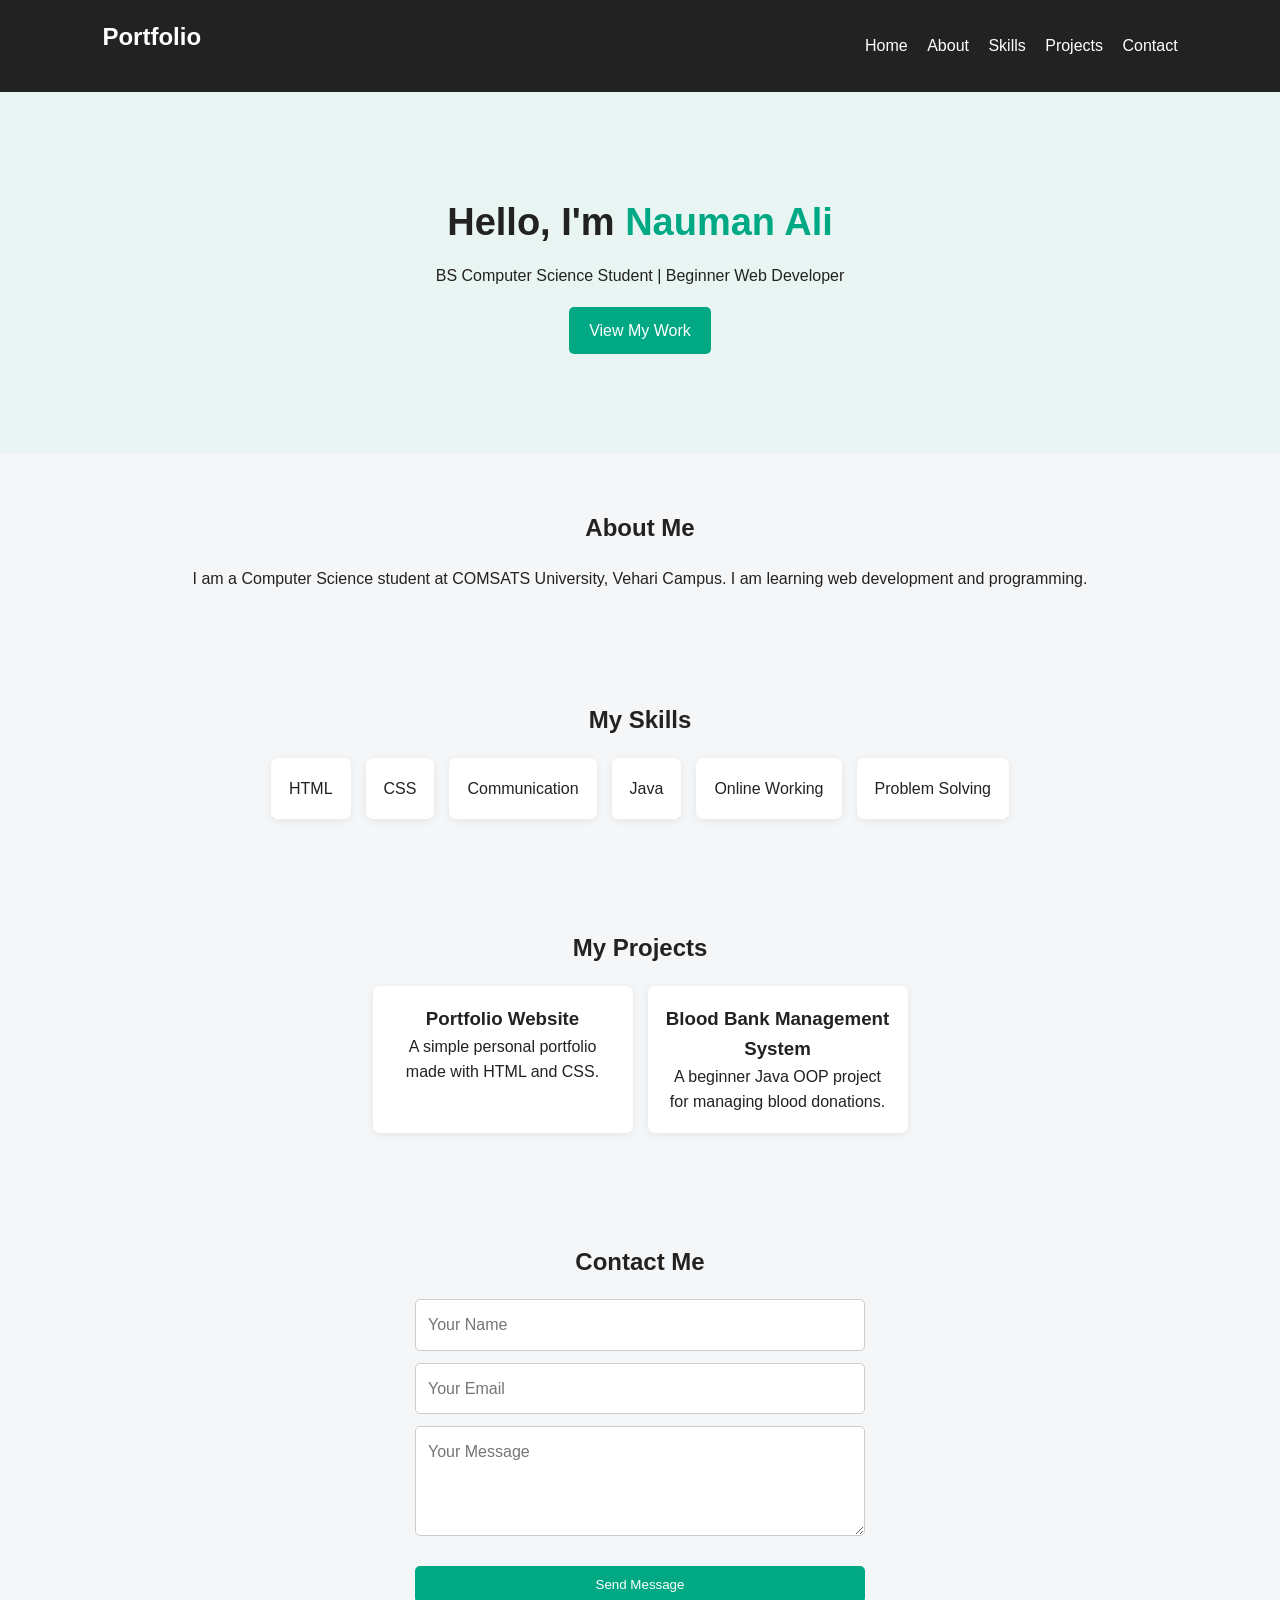
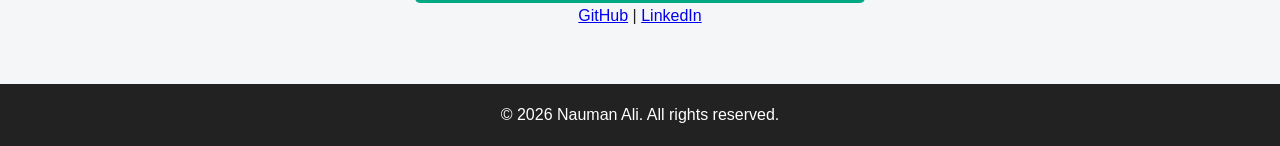
<file: Task 1/index.html>
<!DOCTYPE html>
<html lang="en">
<head>
  <meta charset="UTF-8">
  <meta name="viewport" content="width=device-width, initial-scale=1.0">
  <title>Nauman Ali | Portfolio</title>
  <link rel="stylesheet" href="style.css">
</head>
<body>
  <header>
    <h2>Portfolio</h2>
    <nav>
      <a href="#home">Home</a>
      <a href="#about">About</a>
      <a href="#skills">Skills</a>
      <a href="#projects">Projects</a>
      <a href="#contact">Contact</a>
    </nav>
  </header>

  <section id="home" class="home">
    <h1>Hello, I'm <span>Nauman Ali</span></h1>
    <p>BS Computer Science Student | Beginner Web Developer</p>
    <a class="button" href="#projects">View My Work</a>
  </section>

  <section id="about">
    <h2>About Me</h2>
    <p>I am a Computer Science student at COMSATS University, Vehari Campus.
       I am learning web development and programming.</p>
  </section>

  <section id="skills">
    <h2>My Skills</h2>
    <div class="skill-list">
      <span>HTML</span><span>CSS</span><span>Communication</span>
      <span>Java</span><span>Online Working</span><span>Problem Solving</span>
    </div>
  </section>

  <section id="projects">
    <h2>My Projects</h2>
    <div class="project-list">
      <div class="project">
        <h3>Portfolio Website</h3>
        <p>A simple personal portfolio made with HTML and CSS.</p>
      </div>
      <div class="project">
        <h3>Blood Bank Management System</h3>
        <p>A beginner Java OOP project for managing blood donations.</p>
      </div>
    </div>
  </section>

  <section id="contact">
    <h2>Contact Me</h2>
    <form id="contactForm">
      <input type="text" placeholder="Your Name" required>
      <input type="email" placeholder="Your Email" required>
      <textarea placeholder="Your Message" required></textarea>
      <button type="submit">Send Message</button>
    </form>
    <p id="message"></p>
    <p><a href="https://github.com/" target="_blank">GitHub</a> |
       <a href="https://www.linkedin.com/" target="_blank">LinkedIn</a></p>
  </section>

  <footer>
    <p>© 2026 Nauman Ali. All rights reserved.</p>
  </footer>
  <script src="script.js"></script>
</body>
</html>
</file>
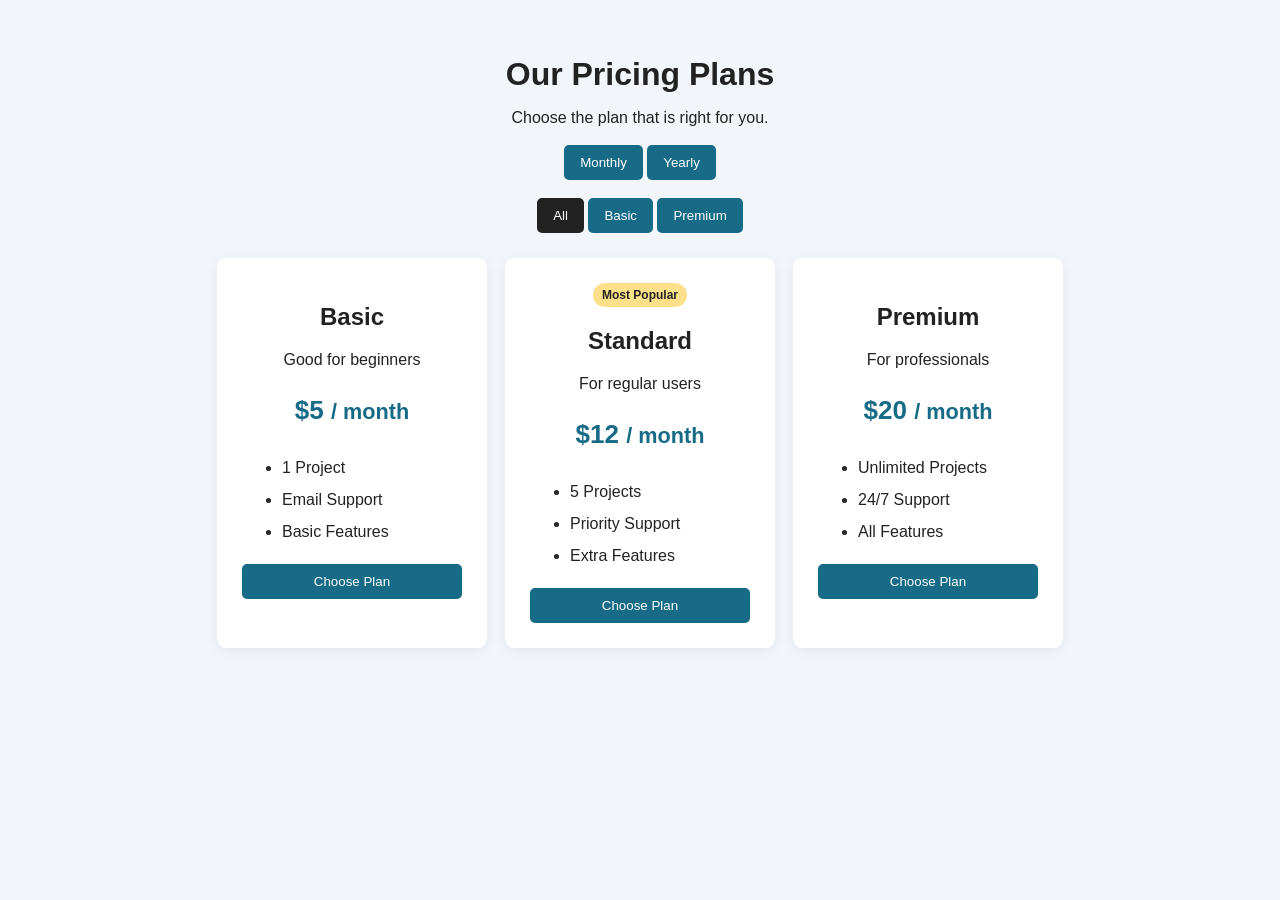
<file: Task-2-Pricing-Cards/index.html>
<!DOCTYPE html>
<html lang="en">
<head>
  <meta charset="UTF-8">
  <meta name="viewport" content="width=device-width, initial-scale=1.0">
  <title>Pricing Cards</title>
  <link rel="stylesheet" href="style.css">
</head>
<body>
  <h1>Our Pricing Plans</h1>
  <p>Choose the plan that is right for you.</p>

  <div class="controls">
    <button id="monthly">Monthly</button>
    <button id="yearly">Yearly</button>
  </div>
  <div class="controls">
    <button class="filter active" data-type="all">All</button>
    <button class="filter" data-type="basic">Basic</button>
    <button class="filter" data-type="premium">Premium</button>
  </div>

  <div class="cards">
    <div class="card" data-category="basic" data-month="5" data-year="50">
      <h2>Basic</h2><p>Good for beginners</p>
      <h3>$<span class="price">5</span> <small class="period">/ month</small></h3>
      <ul><li>1 Project</li><li>Email Support</li><li>Basic Features</li></ul>
      <button class="choose">Choose Plan</button>
    </div>
    <div class="card popular" data-category="premium" data-month="12" data-year="120">
      <strong class="badge">Most Popular</strong>
      <h2>Standard</h2><p>For regular users</p>
      <h3>$<span class="price">12</span> <small class="period">/ month</small></h3>
      <ul><li>5 Projects</li><li>Priority Support</li><li>Extra Features</li></ul>
      <button class="choose">Choose Plan</button>
    </div>
    <div class="card" data-category="premium" data-month="20" data-year="200">
      <h2>Premium</h2><p>For professionals</p>
      <h3>$<span class="price">20</span> <small class="period">/ month</small></h3>
      <ul><li>Unlimited Projects</li><li>24/7 Support</li><li>All Features</li></ul>
      <button class="choose">Choose Plan</button>
    </div>
  </div>
  <p id="message"></p>
  <script src="script.js"></script>
</body>
</html>
</file>
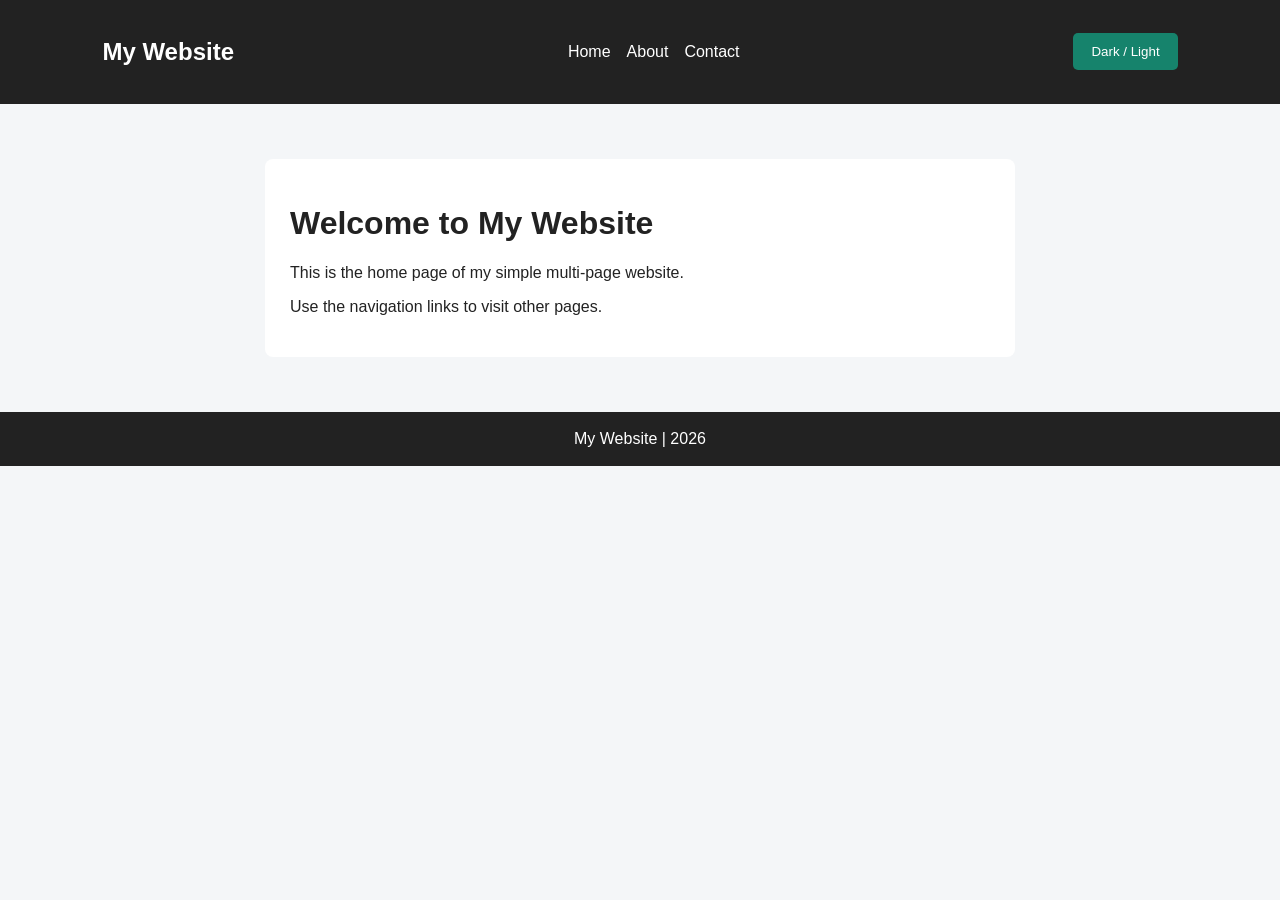
<file: Task-3-Multipage-Website/index.html>
<!DOCTYPE html>
<html lang="en">
<head><meta charset="UTF-8"><meta name="viewport" content="width=device-width, initial-scale=1.0"><title>Home</title><link rel="stylesheet" href="style.css"></head>
<body>
<header><h2>My Website</h2><button class="menu">☰ Menu</button><nav><a href="index.html">Home</a><a href="about.html">About</a><a href="contact.html">Contact</a></nav><button id="themeButton">Dark / Light</button></header>
<main><h1>Welcome to My Website</h1><p>This is the home page of my simple multi-page website.</p><p>Use the navigation links to visit other pages.</p></main>
<footer>My Website | 2026</footer><script src="common.js"></script>
</body></html>
</file>
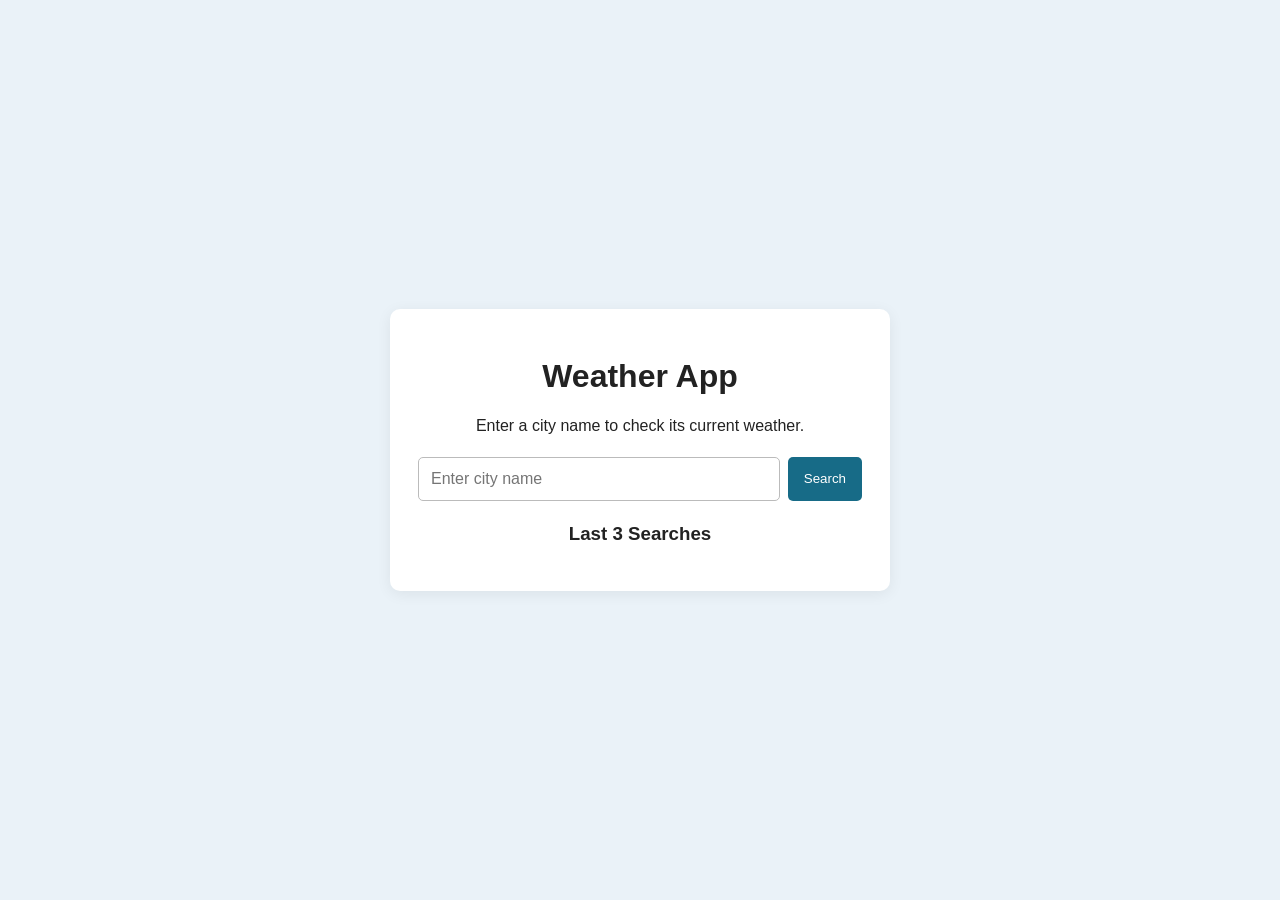
<file: Task-4-Weather-App/index.html>
<!DOCTYPE html>
<html lang="en">
<head><meta charset="UTF-8"><meta name="viewport" content="width=device-width, initial-scale=1.0"><title>Weather App</title><link rel="stylesheet" href="style.css"></head>
<body>
  <main class="container">
    <h1>Weather App</h1>
    <p>Enter a city name to check its current weather.</p>
    <form id="weatherForm"><input id="city" type="text" placeholder="Enter city name" required><button>Search</button></form>
    <p id="status"></p>
    <div id="weather"></div>
    <h3>Last 3 Searches</h3>
    <div id="history"></div>
  </main>
  <script src="script.js"></script>
</body></html>
</file>
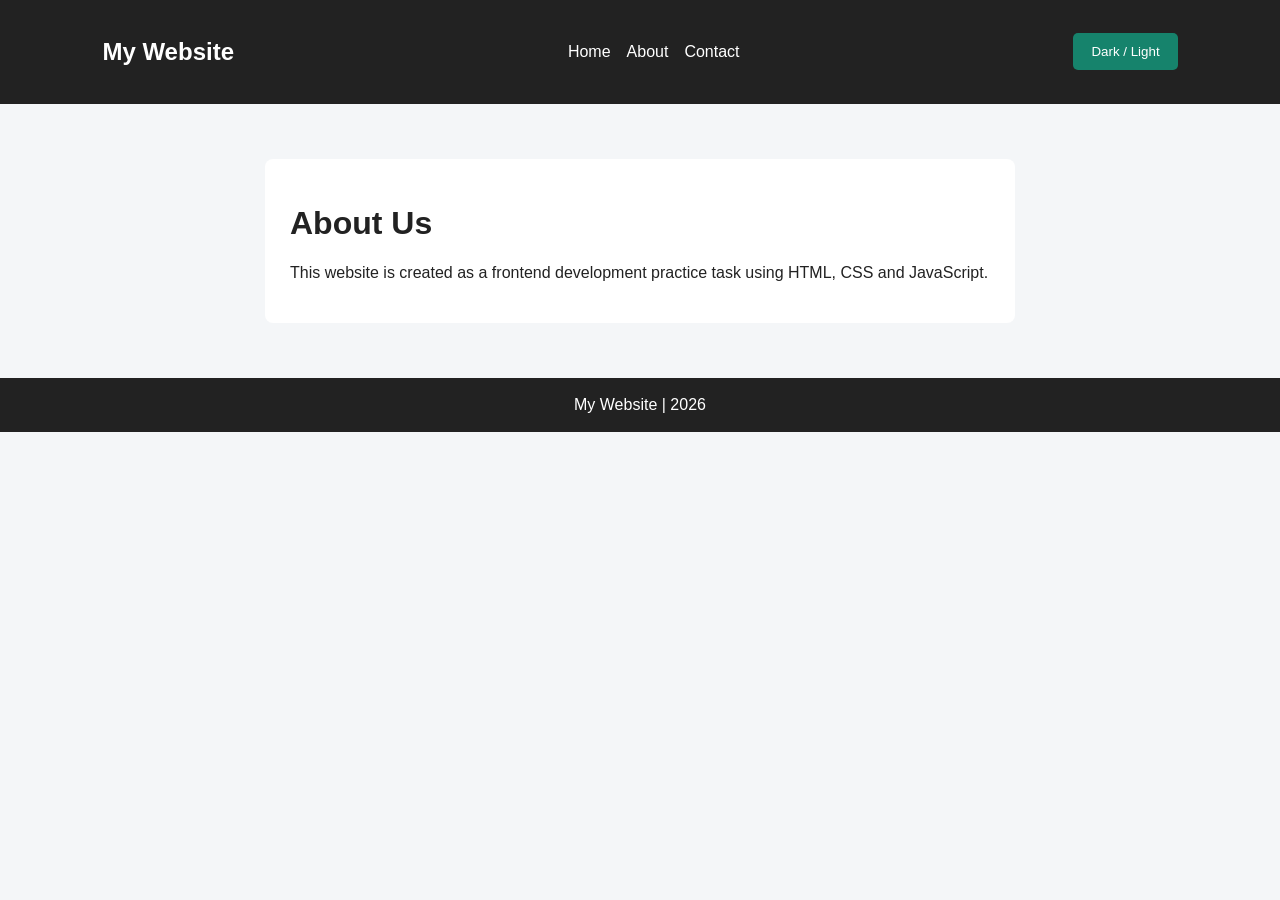
<file: Task-3-Multipage-Website/about.html>
<!DOCTYPE html>
<html lang="en">
<head><meta charset="UTF-8"><meta name="viewport" content="width=device-width, initial-scale=1.0"><title>About</title><link rel="stylesheet" href="style.css"></head>
<body>
<header><h2>My Website</h2><button class="menu">☰ Menu</button><nav><a href="index.html">Home</a><a href="about.html">About</a><a href="contact.html">Contact</a></nav><button id="themeButton">Dark / Light</button></header>
<main><h1>About Us</h1><p>This website is created as a frontend development practice task using HTML, CSS and JavaScript.</p></main>
<footer>My Website | 2026</footer><script src="common.js"></script>
</body></html>
</file>
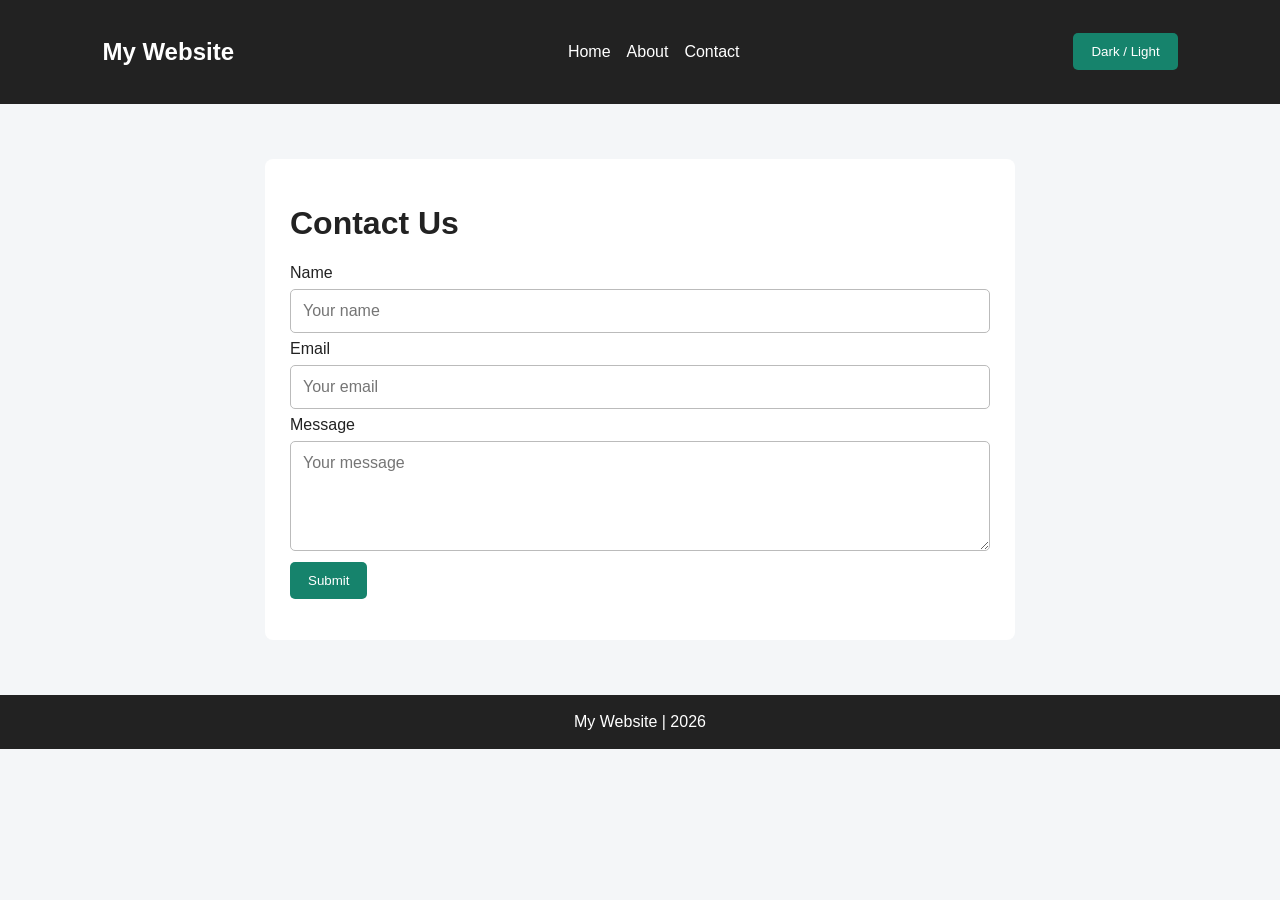
<file: Task-3-Multipage-Website/contact.html>
<!DOCTYPE html>
<html lang="en">
<head><meta charset="UTF-8"><meta name="viewport" content="width=device-width, initial-scale=1.0"><title>Contact</title><link rel="stylesheet" href="style.css"></head>
<body>
<header><h2>My Website</h2><button class="menu">☰ Menu</button><nav><a href="index.html">Home</a><a href="about.html">About</a><a href="contact.html">Contact</a></nav><button id="themeButton">Dark / Light</button></header>
<main><h1>Contact Us</h1>
<form id="contactForm" novalidate>
  <label>Name</label><input id="name" type="text" placeholder="Your name"><div class="error" id="nameError"></div>
  <label>Email</label><input id="email" type="text" placeholder="Your email"><div class="error" id="emailError"></div>
  <label>Message</label><textarea id="message" placeholder="Your message"></textarea><div class="error" id="messageError"></div>
  <button type="submit">Submit</button><p class="success" id="success"></p>
</form></main>
<footer>My Website | 2026</footer><script src="common.js"></script><script src="validate.js"></script>
</body></html>
</file>
<file: Task 1/style.css>
* {
  margin: 0;
  padding: 0;
  box-sizing: border-box;
  scroll-behavior: smooth;
}

body {
  font-family: Arial, sans-serif;
  background: #f4f6f8;
  color: #222;
  line-height: 1.6;
}

header {
  background: #222;
  color: white;
  padding: 18px 8%;
  display: flex;
  justify-content: space-between;
  align-items: center;
  flex-wrap: wrap;
}

nav a {
  color: white;
  text-decoration: none;
  margin-left: 15px;
}

nav a:hover {
  color: #00b894;
}

section {
  padding: 55px 10%;
  text-align: center;
}

.home {
  background: #e8f5f2;
  padding: 100px 10%;
}

.home h1 {
  font-size: 38px;
  margin-bottom: 10px;
}

.home span {
  color: #00a884;
}

.button, button {
  display: inline-block;
  background: #00a884;
  color: white;
  border: none;
  padding: 11px 20px;
  border-radius: 5px;
  text-decoration: none;
  margin-top: 18px;
  cursor: pointer;
}

.button:hover, button:hover {
  background: #087f68;
}

h2 {
  margin-bottom: 18px;
}

.skill-list, .project-list {
  display: flex;
  justify-content: center;
  gap: 15px;
  flex-wrap: wrap;
}

.skill-list span, .project {
  background: white;
  padding: 18px;
  border-radius: 7px;
  box-shadow: 0 2px 8px #00000012;
}

.project {
  width: 260px;
}

form {
  max-width: 450px;
  margin: auto;
  display: flex;
  flex-direction: column;
  gap: 12px;
}

input, textarea {
  padding: 12px;
  border: 1px solid #ccc;
  border-radius: 5px;
  font: inherit;
}

textarea {
  min-height: 110px;
}

footer {
  background: #222;
  color: white;
  text-align: center;
  padding: 18px;
}

@media (max-width: 600px) {
  header {
    flex-direction: column;
    gap: 12px;
  }

  nav a {
    display: inline-block;
    margin: 5px;
  }

  .home h1 {
    font-size: 28px;
  }

  section {
    padding: 40px 6%;
  }
}
</file>
<file: Task-2-Pricing-Cards/style.css>
* { box-sizing: border-box; }
body { margin: 0; padding: 35px 15px; text-align: center; font-family: Arial, sans-serif; background: #f2f5f9; color: #222; }
h1 { margin-bottom: 8px; }
.controls { margin: 18px; }
button { padding: 10px 16px; border: 0; border-radius: 5px; background: #176b87; color: white; cursor: pointer; }
button:hover { background: #104b61; }
.filter.active { background: #222; }
.cards { display: flex; justify-content: center; align-items: stretch; gap: 18px; flex-wrap: wrap; margin-top: 25px; }
.card { position: relative; background: white; width: 270px; padding: 25px; border-radius: 9px; box-shadow: 0 3px 12px #0001; transition: .2s; }
.card:hover { transform: translateY(-6px); box-shadow: 0 8px 20px #0002; }
.card h3 { font-size: 26px; color: #176b87; }
.card ul { text-align: left; line-height: 2; }
.badge { display: inline-block; background: #ffe08a; padding: 5px 9px; border-radius: 12px; font-size: 12px; }
.choose { width: 100%; }
#message { color: #176b87; font-weight: bold; }
@media (max-width: 600px) { .cards { flex-direction: column; align-items: center; } .card { width: min(100%, 330px); } }
</file>
<file: Task-3-Multipage-Website/style.css>
* { box-sizing: border-box; }
body { margin: 0; font-family: Arial, sans-serif; background: #f4f6f8; color: #222; }
header, footer { background: #222; color: white; padding: 18px 8%; }
header { display: flex; justify-content: space-between; align-items: center; flex-wrap: wrap; }
nav a { color: white; text-decoration: none; margin: 8px; }
nav a:hover { color: #8de0c4; }
main { max-width: 750px; margin: 55px auto; padding: 25px; background: white; border-radius: 8px; }
input, textarea { width: 100%; padding: 12px; margin: 7px 0; border: 1px solid #bbb; border-radius: 5px; font: inherit; }
textarea { min-height: 110px; }
button { padding: 11px 18px; background: #16836c; color: white; border: 0; border-radius: 5px; cursor: pointer; }
.error { color: #c62828; font-size: 14px; }
.success { color: #16836c; }
footer { text-align: center; }
body.dark { background: #1d2633; color: white; }
body.dark main { background: #2b394b; }
body.dark input, body.dark textarea { background: #1d2633; color: white; border-color: #667; }
.menu { display: none; }
@media (max-width: 600px) {
  header { display: block; }
  .menu { display: inline-block; margin: 10px 0; }
  nav { display: none; }
  nav.open { display: flex; flex-direction: column; }
  nav a { padding: 5px; }
  main { margin: 20px 12px; }
}
</file>
<file: Task-4-Weather-App/style.css>
* { box-sizing: border-box; }
body { margin: 0; min-height: 100vh; display: flex; justify-content: center; align-items: center; padding: 20px; background: #eaf2f8; font-family: Arial, sans-serif; color: #222; }
.container { width: 100%; max-width: 500px; background: white; padding: 28px; border-radius: 10px; box-shadow: 0 3px 15px #0001; text-align: center; }
form { display: flex; gap: 8px; margin: 22px 0; }
input { flex: 1; min-width: 0; padding: 12px; border: 1px solid #bbb; border-radius: 5px; font: inherit; }
button { padding: 12px 16px; border: 0; border-radius: 5px; background: #176b87; color: white; cursor: pointer; }
button:hover { background: #104b61; }
.weather-card { background: #eaf5fb; padding: 20px; border-radius: 8px; animation: show .4s ease; }
.weather-card h2 { margin-top: 0; }
.temp { font-size: 38px; font-weight: bold; color: #176b87; }
.error { color: #c62828; }
.loading { color: #176b87; }
#history button { margin: 4px; background: #607d8b; }
@keyframes show { from { opacity: 0; transform: translateY(10px); } to { opacity: 1; transform: translateY(0); } }
@media (max-width: 450px) { form { flex-direction: column; } }
</file>
